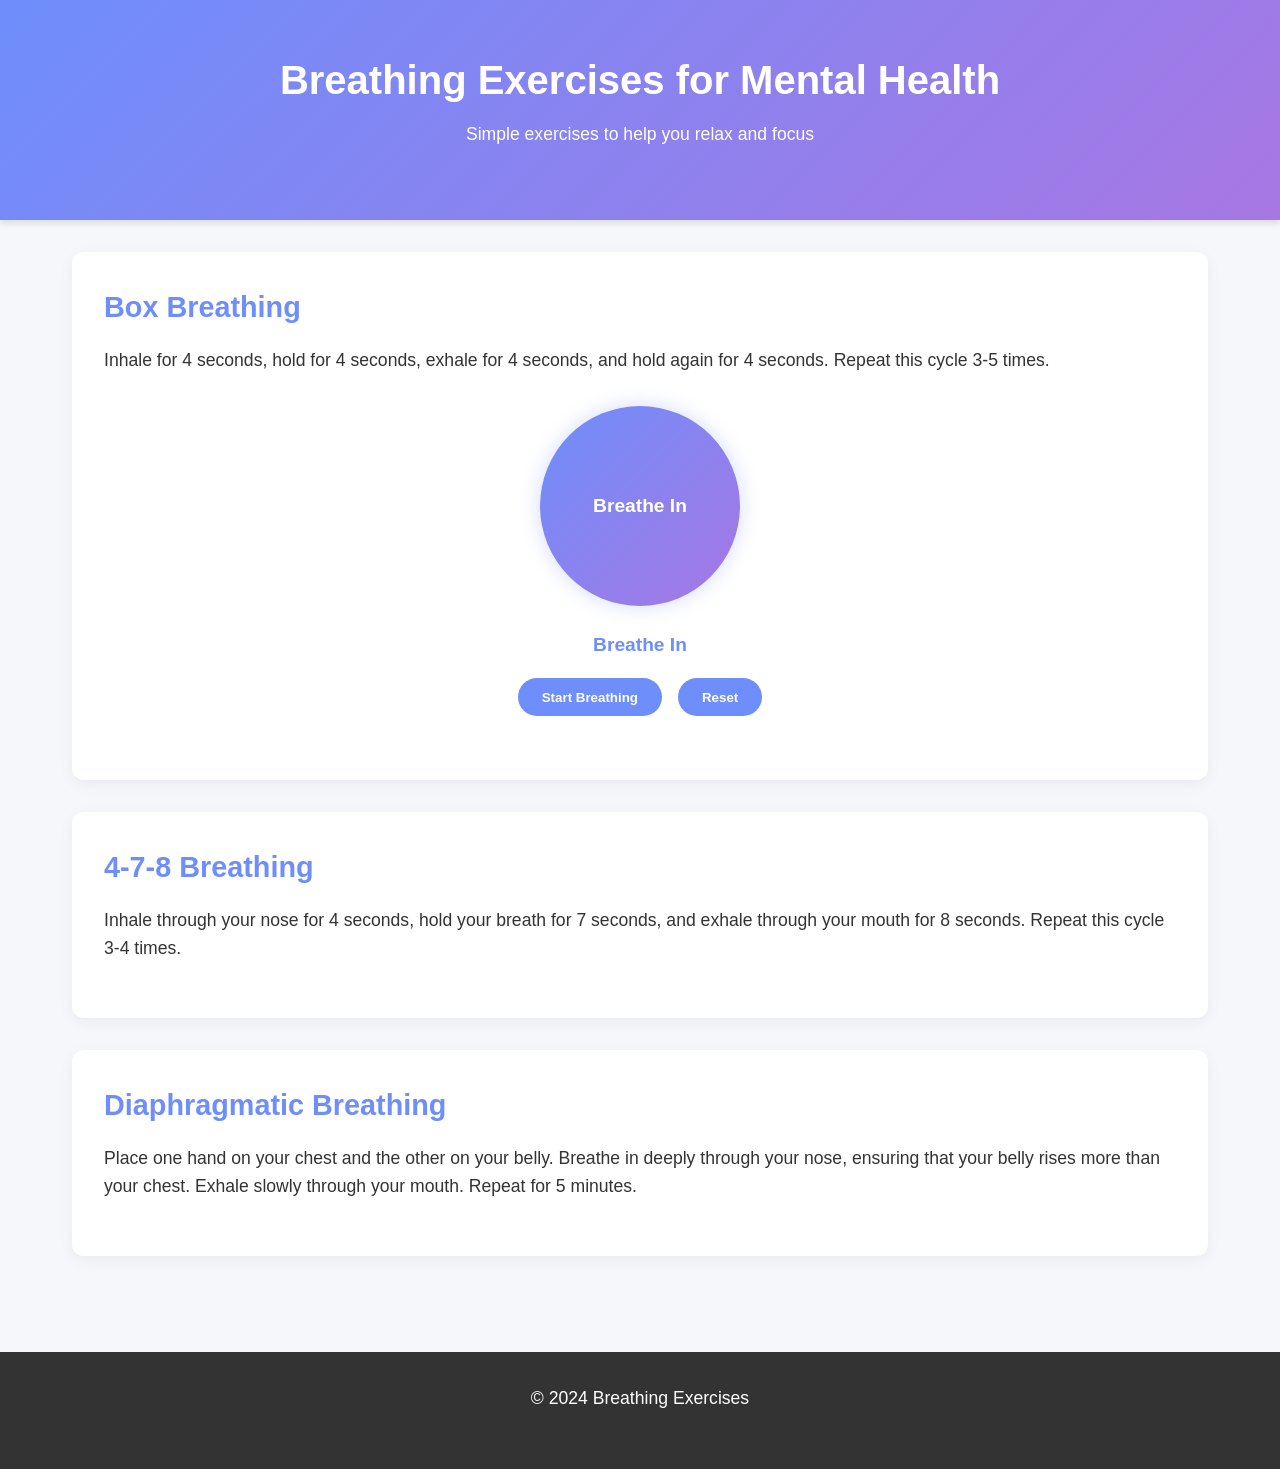
<file: breathe.html>
<!DOCTYPE html>
<html lang="en">
<head>
    <meta charset="UTF-8">
    <meta name="viewport" content="width=device-width, initial-scale=1.0">
    <title>Breathing Exercises for Mental Health</title>
    <style>
        * {
            margin: 0;
            padding: 0;
            box-sizing: border-box;
            font-family: 'Segoe UI', Tahoma, Geneva, Verdana, sans-serif;
        }
        
        body {
            background-color: #f5f7fa;
            color: #333;
            line-height: 1.6;
        }
        
        header {
            background: linear-gradient(135deg, #6e8efb, #a777e3);
            color: white;
            text-align: center;
            padding: 3rem 1rem;
            box-shadow: 0 4px 6px rgba(0, 0, 0, 0.1);
        }
        
        h1 {
            font-size: 2.5rem;
            margin-bottom: 0.5rem;
        }
        
        main {
            max-width: 1200px;
            margin: 0 auto;
            padding: 2rem;
        }
        
        .exercise {
            background: white;
            border-radius: 12px;
            padding: 2rem;
            margin-bottom: 2rem;
            box-shadow: 0 4px 15px rgba(0, 0, 0, 0.05);
            transition: transform 0.3s ease;
        }
        
        .exercise:hover {
            transform: translateY(-5px);
        }
        
        h2 {
            color: #6e8efb;
            margin-bottom: 1rem;
            font-size: 1.8rem;
        }
        
        p {
            margin-bottom: 1.5rem;
            font-size: 1.1rem;
        }
        
        .breathing-animation {
            display: flex;
            flex-direction: column;
            align-items: center;
            margin: 2rem 0;
        }
        
        .animation-container {
            width: 200px;
            height: 200px;
            position: relative;
            margin-bottom: 1.5rem;
        }
        
        .circle {
            width: 100%;
            height: 100%;
            border-radius: 50%;
            background: linear-gradient(135deg, #6e8efb, #a777e3);
            display: flex;
            align-items: center;
            justify-content: center;
            color: white;
            font-weight: bold;
            font-size: 1.2rem;
            text-align: center;
            transition: all 4s ease-in-out;
            box-shadow: 0 0 20px rgba(110, 142, 251, 0.3);
        }
        
        .breathing-instructions {
            text-align: center;
            font-size: 1.2rem;
            font-weight: 600;
            color: #6e8efb;
            min-height: 2rem;
        }
        
        .controls {
            display: flex;
            gap: 1rem;
            margin-top: 1rem;
        }
        
        button {
            background: #6e8efb;
            color: white;
            border: none;
            padding: 0.7rem 1.5rem;
            border-radius: 50px;
            cursor: pointer;
            font-weight: 600;
            transition: all 0.3s ease;
        }
        
        button:hover {
            background: #5a7dfa;
            transform: scale(1.05);
        }
        
        footer {
            text-align: center;
            padding: 2rem;
            background: #333;
            color: white;
            margin-top: 2rem;
        }
        
        @media (max-width: 768px) {
            h1 {
                font-size: 2rem;
            }
            
            .animation-container {
                width: 150px;
                height: 150px;
            }
        }
    </style>
</head>
<body>
    <header>
        <h1>Breathing Exercises for Mental Health</h1>
        <p>Simple exercises to help you relax and focus</p>
    </header>
    <main>
        <section class="exercise">
            <h2>Box Breathing</h2>
            <p>Inhale for 4 seconds, hold for 4 seconds, exhale for 4 seconds, and hold again for 4 seconds. Repeat this cycle 3-5 times.</p>
            
            <div class="breathing-animation">
                <div class="animation-container">
                    <div class="circle" id="breathing-circle">Breathe In</div>
                </div>
                <div class="breathing-instructions" id="instructions">Breathe In</div>
                <div class="controls">
                    <button id="start-btn">Start Breathing</button>
                    <button id="reset-btn">Reset</button>
                </div>
            </div>
        </section>
        
        <section class="exercise">
            <h2>4-7-8 Breathing</h2>
            <p>Inhale through your nose for 4 seconds, hold your breath for 7 seconds, and exhale through your mouth for 8 seconds. Repeat this cycle 3-4 times.</p>
        </section>
        
        <section class="exercise">
            <h2>Diaphragmatic Breathing</h2>
            <p>Place one hand on your chest and the other on your belly. Breathe in deeply through your nose, ensuring that your belly rises more than your chest. Exhale slowly through your mouth. Repeat for 5 minutes.</p>
        </section>
    </main>
    
    <footer>
        <p>&copy; 2024 Breathing Exercises</p>
    </footer>

    <script>
        document.addEventListener('DOMContentLoaded', function() {
            const circle = document.getElementById('breathing-circle');
            const instructions = document.getElementById('instructions');
            const startBtn = document.getElementById('start-btn');
            const resetBtn = document.getElementById('reset-btn');
            
            let isAnimating = false;
            let animationInterval;
            
            // Box breathing sequence: Inhale (4s) -> Hold (4s) -> Exhale (4s) -> Hold (4s)
            const phases = [
                { text: "Breathe In", duration: 4000, scale: 1.5 },
                { text: "Hold", duration: 4000, scale: 1.5 },
                { text: "Breathe Out", duration: 4000, scale: 1 },
                { text: "Hold", duration: 4000, scale: 1 }
            ];
            
            function startBreathing() {
                if (isAnimating) return;
                
                isAnimating = true;
                startBtn.textContent = "Pause";
                
                let phaseIndex = 0;
                
                function animatePhase() {
                    if (!isAnimating) return;
                    
                    const phase = phases[phaseIndex];
                    
                    // Update text
                    circle.textContent = phase.text;
                    instructions.textContent = phase.text;
                    
                    // Animate circle
                    circle.style.transform = `scale(${phase.scale})`;
                    circle.style.transition = `all ${phase.duration/1000}s ease-in-out`;
                    
                    // Move to next phase after duration
                    setTimeout(() => {
                        phaseIndex = (phaseIndex + 1) % phases.length;
                        animatePhase();
                    }, phase.duration);
                }
                
                animatePhase();
            }
            
            function stopBreathing() {
                isAnimating = false;
                startBtn.textContent = "Start Breathing";
                circle.style.transform = "scale(1)";
                circle.style.transition = "all 0.5s ease";
                circle.textContent = "Breathe In";
                instructions.textContent = "Breathe In";
            }
            
            startBtn.addEventListener('click', function() {
                if (isAnimating) {
                    stopBreathing();
                } else {
                    startBreathing();
                }
            });
            
            resetBtn.addEventListener('click', stopBreathing);
        });
    </script>
</body>
</html>
</file>
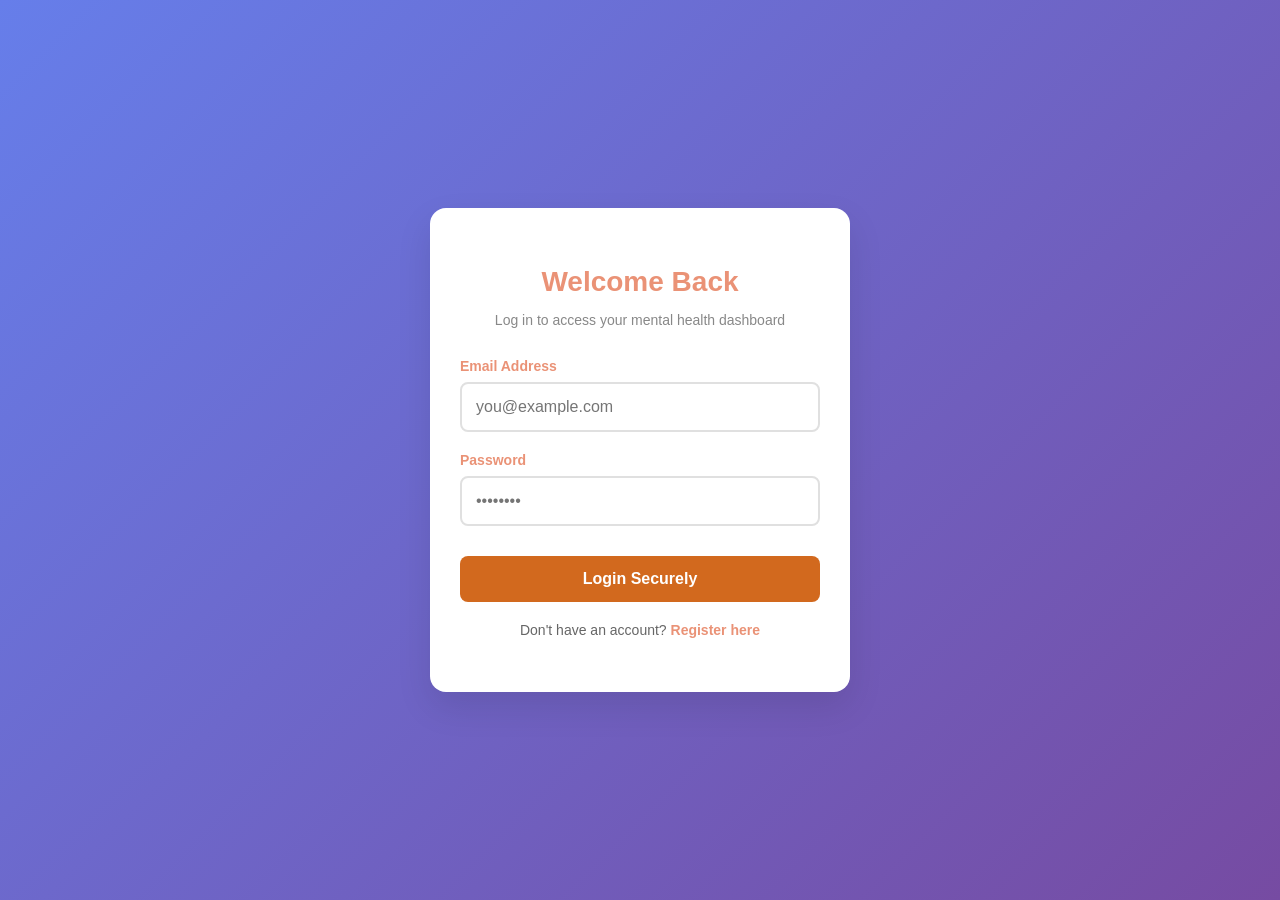
<file: dashboard.html>
<!DOCTYPE html>
<html lang="en">
<head>
    <meta charset="UTF-8">
    <meta name="viewport" content="width=device-width, initial-scale=1.0">
    <title>Mental Wellness Dashboard</title>
    <style>
        body {
            font-family: Arial, sans-serif;
            background: linear-gradient(to right, #FFECD2, #FCB69F);
            margin: 0;
            padding: 0;
            text-align: center;
        }

        header {
            background-color: #EA9276;
            color: white;
            padding: 15px;
            font-size: 20px;
        }

        .container {
            margin-top: 50px;
        }

        h2 {
            color: #333;
        }

        button {
            margin-top: 20px;
            padding: 10px 20px;
            background: chocolate;
            color: white;
            border: none;
            border-radius: 6px;
            cursor: pointer;
        }

        button:hover {
            background: #EA9276;
        }
    </style>
</head>
<body>
    <header>Mental Wellness Dashboard</header>
    <div class="container">
        <h2>Welcome, <span id="userName"></span>!</h2>
        <p>Your registered email: <b><span id="userEmail"></span></b></p>

        <button onclick="logout()">Logout</button>
    </div>

    <script>
        const name = localStorage.getItem("userName");
        const email = localStorage.getItem("userEmail");

        if (!name || !email) {
            alert("Please login first!");
            window.location.href = "login.html";
        } else {
            document.getElementById("userName").textContent = name;
            document.getElementById("userEmail").textContent = email;
        }

        function logout() {
            localStorage.clear();
            window.location.href = "login.html";
        }
    </script>
</body>
</html>
</file>
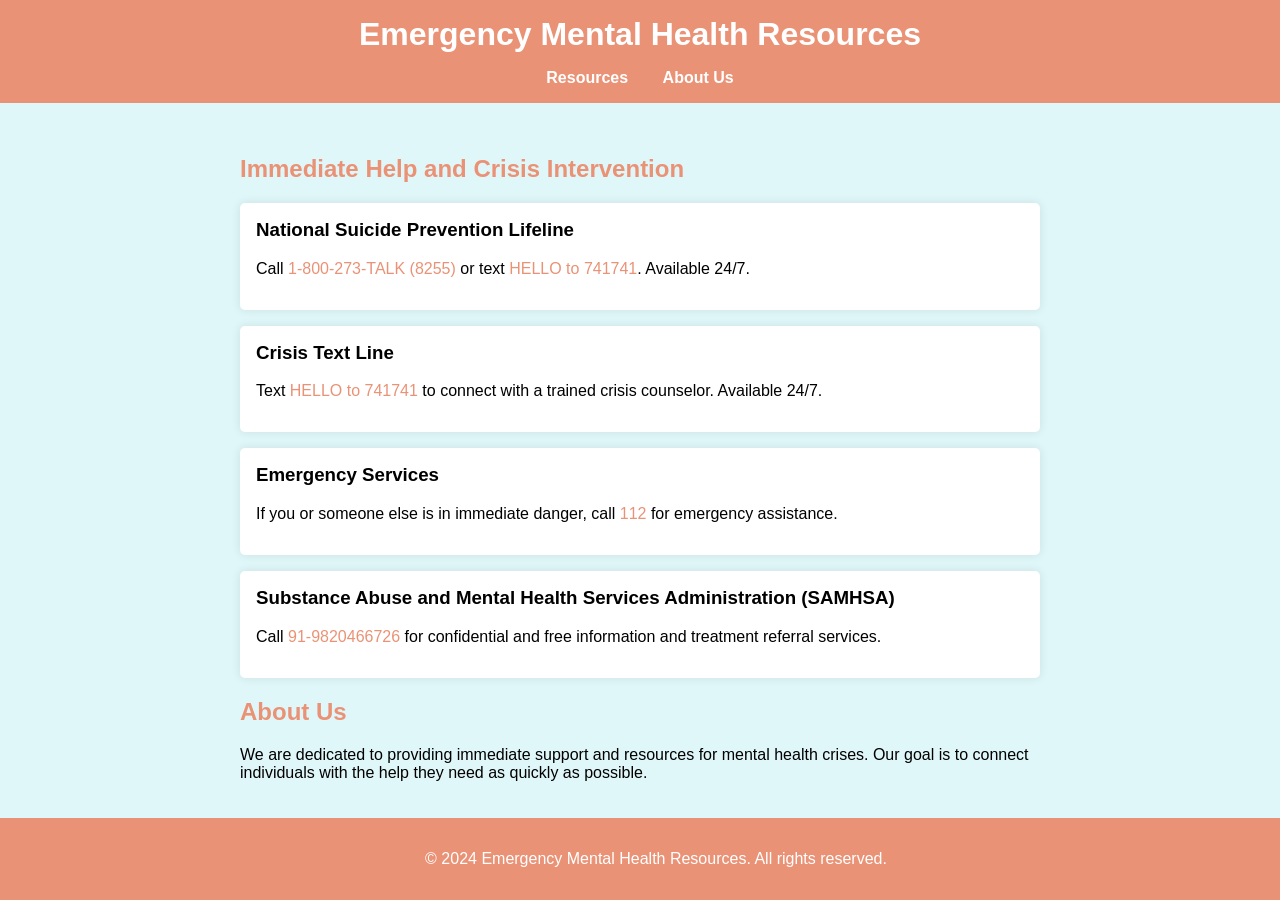
<file: emergency.html>
<!DOCTYPE html>
<html lang="en">
<head>
    <meta charset="UTF-8">
    <meta name="viewport" content="width=device-width, initial-scale=1.0">
    <title>Emergency Mental Health Resources</title>
    <link rel="stylesheet" href="emergency.css">
</head>
<body>
    <header>
        <h1>Emergency Mental Health Resources</h1>
        <nav>
            <ul>
                <li><a href="#resources">Resources</a></li>
                <li><a href="#about">About Us</a></li>
                
            </ul>
        </nav>
    </header>

    <main>
        <section id="resources">
            <h2>Immediate Help and Crisis Intervention</h2>
            <div class="resource">
                <h3>National Suicide Prevention Lifeline</h3>
                <p>Call <a href="tel:1-800-273-8255">1-800-273-TALK (8255)</a> or text <a href="sms:1-800-273-8255">HELLO to 741741</a>. Available 24/7.</p>
            </div>
            <div class="resource">
                <h3>Crisis Text Line</h3>
                <p>Text <a href="sms:741741">HELLO to 741741</a> to connect with a trained crisis counselor. Available 24/7.</p>
            </div>
            <div class="resource">
                <h3>Emergency Services</h3>
                <p>If you or someone else is in immediate danger, call <a href="tel:112">112</a> for emergency assistance.</p>
            </div>
            <div class="resource">
                <h3>Substance Abuse and Mental Health Services Administration (SAMHSA)</h3>
                <p>Call <a href="tel:91-9820466726-HELP">91-9820466726</a> for confidential and free information and treatment referral services.</p>
            </div>
        </section>

        <section id="about">
            <h2>About Us</h2>
            <p>We are dedicated to providing immediate support and resources for mental health crises. Our goal is to connect individuals with the help they need as quickly as possible.</p>
        </section>

        
    </main>

    <footer>
        <p>&copy; 2024 Emergency Mental Health Resources. All rights reserved.</p>
    </footer>
</body>
</html>
</file>
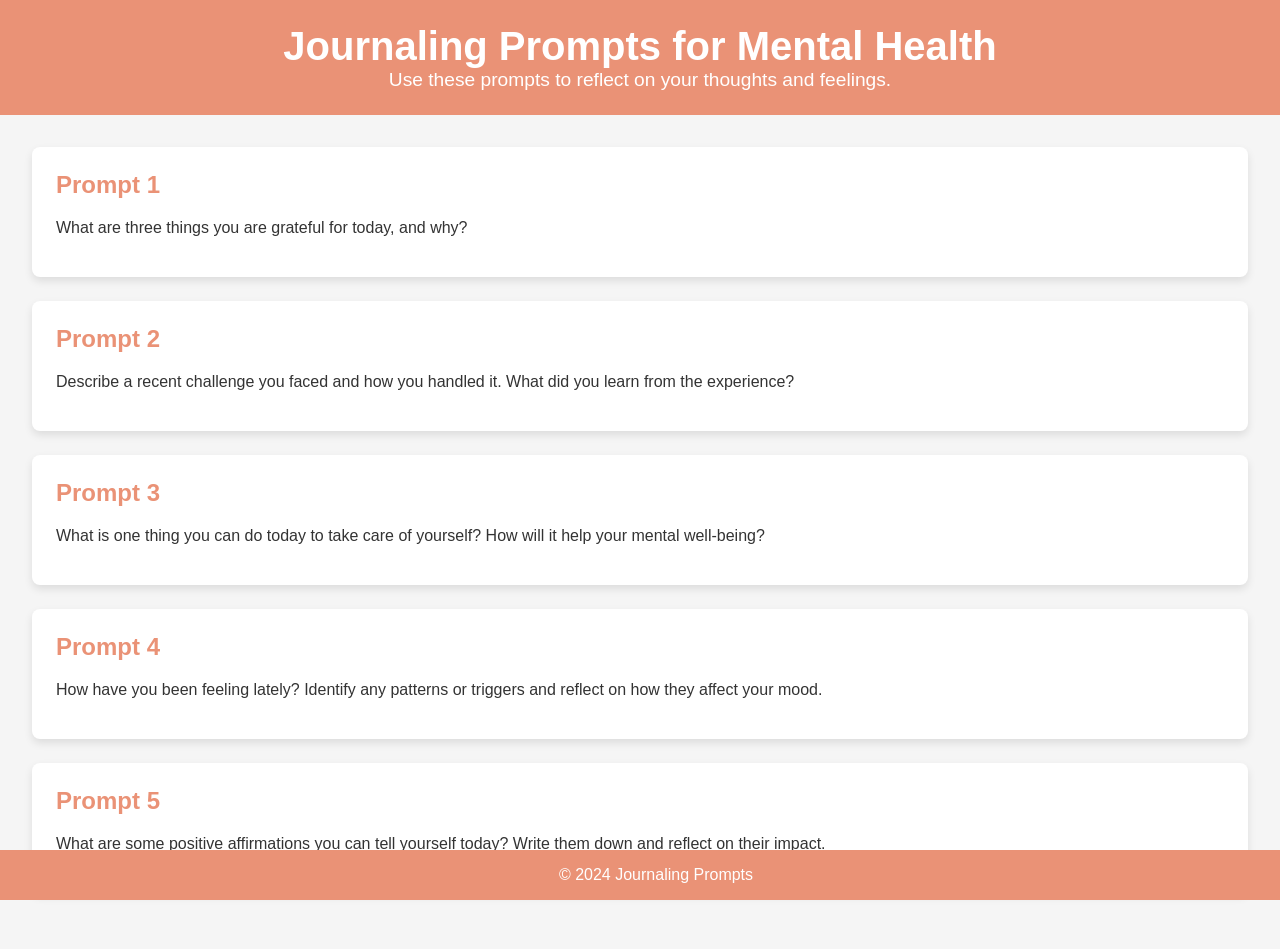
<file: journl.html>
<!DOCTYPE html>
<html lang="en">
<head>
    <meta charset="UTF-8">
    <meta name="viewport" content="width=device-width, initial-scale=1.0">
    <title>Journaling Prompts for Mental Health</title>
    <link rel="stylesheet" href="journl.css">
</head>
<body>
    <header>
        <h1>Journaling Prompts for Mental Health</h1>
        <p>Use these prompts to reflect on your thoughts and feelings.</p>
    </header>
    <main>
        <section class="prompt">
            <h2>Prompt 1</h2>
            <p>What are three things you are grateful for today, and why?</p>
        </section>
        <section class="prompt">
            <h2>Prompt 2</h2>
            <p>Describe a recent challenge you faced and how you handled it. What did you learn from the experience?</p>
        </section>
        <section class="prompt">
            <h2>Prompt 3</h2>
            <p>What is one thing you can do today to take care of yourself? How will it help your mental well-being?</p>
        </section>
        <section class="prompt">
            <h2>Prompt 4</h2>
            <p>How have you been feeling lately? Identify any patterns or triggers and reflect on how they affect your mood.</p>
        </section>
        <section class="prompt">
            <h2>Prompt 5</h2>
            <p>What are some positive affirmations you can tell yourself today? Write them down and reflect on their impact.</p>
        </section>
    </main>
    <footer>
        <p>&copy; 2024 Journaling Prompts</p>
    </footer>
</body>
</html>
</file>
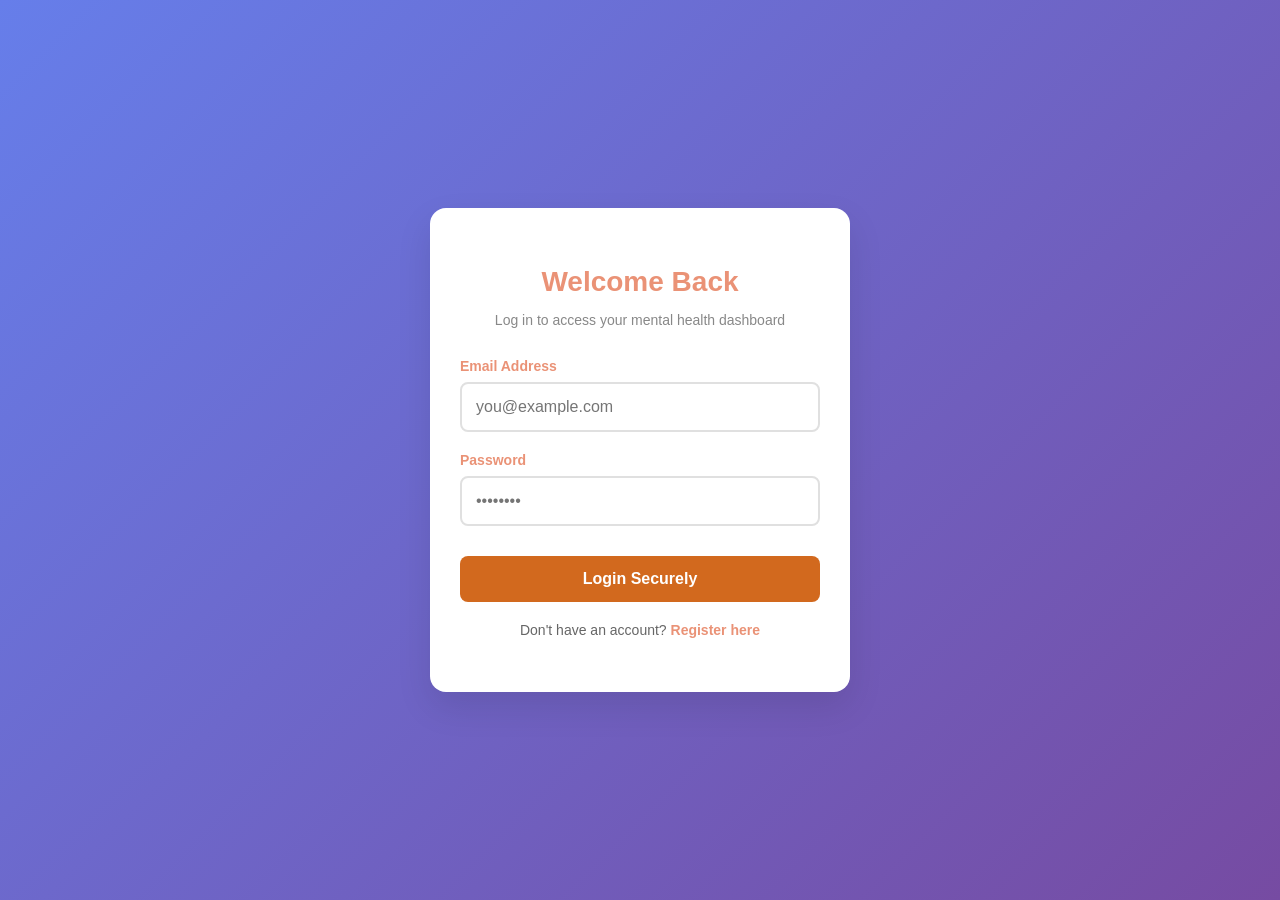
<file: login.html>
<!DOCTYPE html>
<html lang="en">
<head>
    <meta charset="UTF-8">
    <meta name="viewport" content="width=device-width, initial-scale=1.0">
    <title>Mental Health Login</title>
    <style>
        body {
            font-family: 'Segoe UI', Tahoma, Geneva, Verdana, sans-serif;
            background: linear-gradient(135deg, #667eea 0%, #764ba2 100%);
            display: flex;
            justify-content: center;
            align-items: center;
            height: 100vh;
            margin: 0;
            color: #333;
        }

        .container {
            background-color: white;
            padding: 40px 30px;
            border-radius: 16px;
            box-shadow: 0 15px 35px rgba(0, 0, 0, 0.1);
            width: 360px;
            text-align: center;
            animation: fadeIn 0.8s ease-out;
        }

        @keyframes fadeIn {
            from { opacity: 0; transform: translateY(-20px); }
            to { opacity: 1; transform: translateY(0); }
        }

        h1 {
            color: #EA9276;
            margin-bottom: 10px;
            font-size: 28px;
        }

        .subtitle {
            color: #888;
            margin-bottom: 30px;
            font-size: 14px;
        }

        .input-group {
            margin: 20px 0;
            text-align: left;
            position: relative;
        }

        label {
            display: block;
            margin-bottom: 8px;
            color: #EA9276;
            font-weight: 600;
            font-size: 14px;
        }

        input[type="email"], input[type="password"] {
            width: 100%;
            padding: 14px;
            border: 2px solid #e0e0e0;
            border-radius: 8px;
            box-sizing: border-box;
            font-size: 16px;
            transition: all 0.3s;
        }

        input:focus {
            border-color: #EA9276;
            outline: none;
            box-shadow: 0 0 0 3px rgba(234, 146, 118, 0.2);
        }

        .btn {
            background-color: #d2691e;
            color: white;
            padding: 14px;
            border: none;
            border-radius: 8px;
            cursor: pointer;
            width: 100%;
            font-size: 16px;
            font-weight: bold;
            margin-top: 10px;
            transition: 0.3s;
        }

        .btn:hover {
            background-color: #EA9276;
            transform: translateY(-2px);
        }

        .register-link {
            margin-top: 20px;
            font-size: 14px;
            color: #666;
        }

        .register-link a {
            color: #EA9276;
            text-decoration: none;
            font-weight: 600;
        }

        .register-link a:hover {
            text-decoration: underline;
        }

        .welcome-section {
            display: none;
            text-align: center;
            animation: fadeIn 0.6s ease-out;
        }

        .welcome-section h2 {
            color: #EA9276;
            margin-bottom: 20px;
        }

        .user-info {
            background-color: #f8f9fa;
            padding: 20px;
            border-radius: 12px;
            margin: 20px 0;
            border-left: 5px solid #EA9276;
        }

        .user-info p {
            margin: 10px 0;
            font-size: 16px;
        }

        .logout-btn {
            background-color: #dc3545;
            margin-top: 10px;
        }

        .logout-btn:hover {
            background-color: #c82333;
        }

        .loading {
            color: #EA9276;
            font-size: 14px;
            margin-top: 10px;
        }
    </style>
</head>
<body>
    <div class="container">
        <!-- Login Form -->
        <div id="loginForm">
            <h1>Welcome Back</h1>
            <p class="subtitle">Log in to access your mental health dashboard</p>
            
            <div class="input-group">
                <label for="email">Email Address</label>
                <input type="email" id="email" placeholder="you@example.com" required>
            </div>
            <div class="input-group">
                <label for="password">Password</label>
                <input type="password" id="password" placeholder="••••••••" required>
            </div>
            
            <button class="btn" onclick="login()">Login Securely</button>
            <div class="loading" id="loadingText" style="display:none;">Logging you in...</div>
            
            <p class="register-link">
                Don't have an account? 
                <a href="registration_form.html">Register here</a>
            </p>
        </div>

        <!-- Welcome Section (shown when logged in) -->
        <div id="welcomeSection" class="welcome-section">
            <h2>Hello, <span id="displayName">User</span>!</h2>
            <div class="user-info">
                <p><strong>Name:</strong> <span id="displayName2"></span></p>
                <p><strong>Email:</strong> <span id="displayEmail"></span></p>
            </div>
            <button class="btn" onclick="continueToDashboard()">
                Continue to Dashboard
            </button>
            <button class="btn logout-btn" onclick="logout()">
                Logout
            </button>
        </div>
    </div>

    <script>
        // Check session on page load
        window.addEventListener('DOMContentLoaded', checkExistingSession);

        async function checkExistingSession() {
            const sessionToken = localStorage.getItem('sessionToken');
            
            if (!sessionToken) return;

            try {
                const response = await fetch("http://localhost:5000/api/verify-session", {
                    method: "POST",
                    headers: { "Content-Type": "application/json" },
                    body: JSON.stringify({ sessionToken })
                });

                const result = await response.json();

                if (result.success) {
                    showWelcomeSection(result.user);
                } else {
                    clearSession();
                }
            } catch (error) {
                console.error("Session check failed:", error);
                clearSession();
            }
        }

        async function login() {
            const email = document.getElementById("email").value.trim();
            const password = document.getElementById("password").value;
            const loadingText = document.getElementById("loadingText");

            if (!email || !password) {
                alert("Please fill in both email and password.");
                return;
            }

            loadingText.style.display = "block";
            document.querySelector(".btn").disabled = true;

            try {
                const response = await fetch("http://localhost:5000/api/login", {
                    method: "POST",
                    headers: { "Content-Type": "application/json" },
                    body: JSON.stringify({ email, password })
                });

                const result = await response.json();

                if (result.success) {
                    localStorage.setItem("sessionToken", result.sessionToken);
                    localStorage.setItem("userName", result.user.name);
                    localStorage.setItem("userEmail", result.user.email);
                    
                    showWelcomeSection(result.user);
                } else {
                    alert(result.error || "Login failed. Please try again.");
                }
            } catch (error) {
                alert("Cannot connect to server. Is the backend running on http://localhost:5000?");
                console.error(error);
            } finally {
                loadingText.style.display = "none";
                document.querySelector(".btn").disabled = false;
            }
        }

        function showWelcomeSection(user) {
            document.getElementById("loginForm").style.display = "none";
            document.getElementById("welcomeSection").style.display = "block";
            document.getElementById("displayName").textContent = user.name;
            document.getElementById("displayName2").textContent = user.name;
            document.getElementById("displayEmail").textContent = user.email;
        }

        function continueToDashboard() {
            window.location.href = "minor project.html";  // Your main app page
        }

        async function logout() {
            const sessionToken = localStorage.getItem("sessionToken");
            
            if (sessionToken) {
                try {
                    await fetch("http://localhost:5000/api/logout", {
                        method: "POST",
                        headers: { "Content-Type": "application/json" },
                        body: JSON.stringify({ sessionToken })
                    });
                } catch (e) {
                    console.log("Logout request failed (offline?)");
                }
            }

            clearSession();
            document.getElementById("email").value = "";
            document.getElementById("password").value = "";
            location.reload();
        }

        function clearSession() {
            localStorage.removeItem("sessionToken");
            localStorage.removeItem("userName");
            localStorage.removeItem("userEmail");
        }

        // Allow Enter key to login
        document.addEventListener("keypress", function(e) {
            if (e.key === "Enter" && document.getElementById("loginForm").style.display !== "none") {
                login();
            }
        });
    </script>
</body>
</html>
</file>
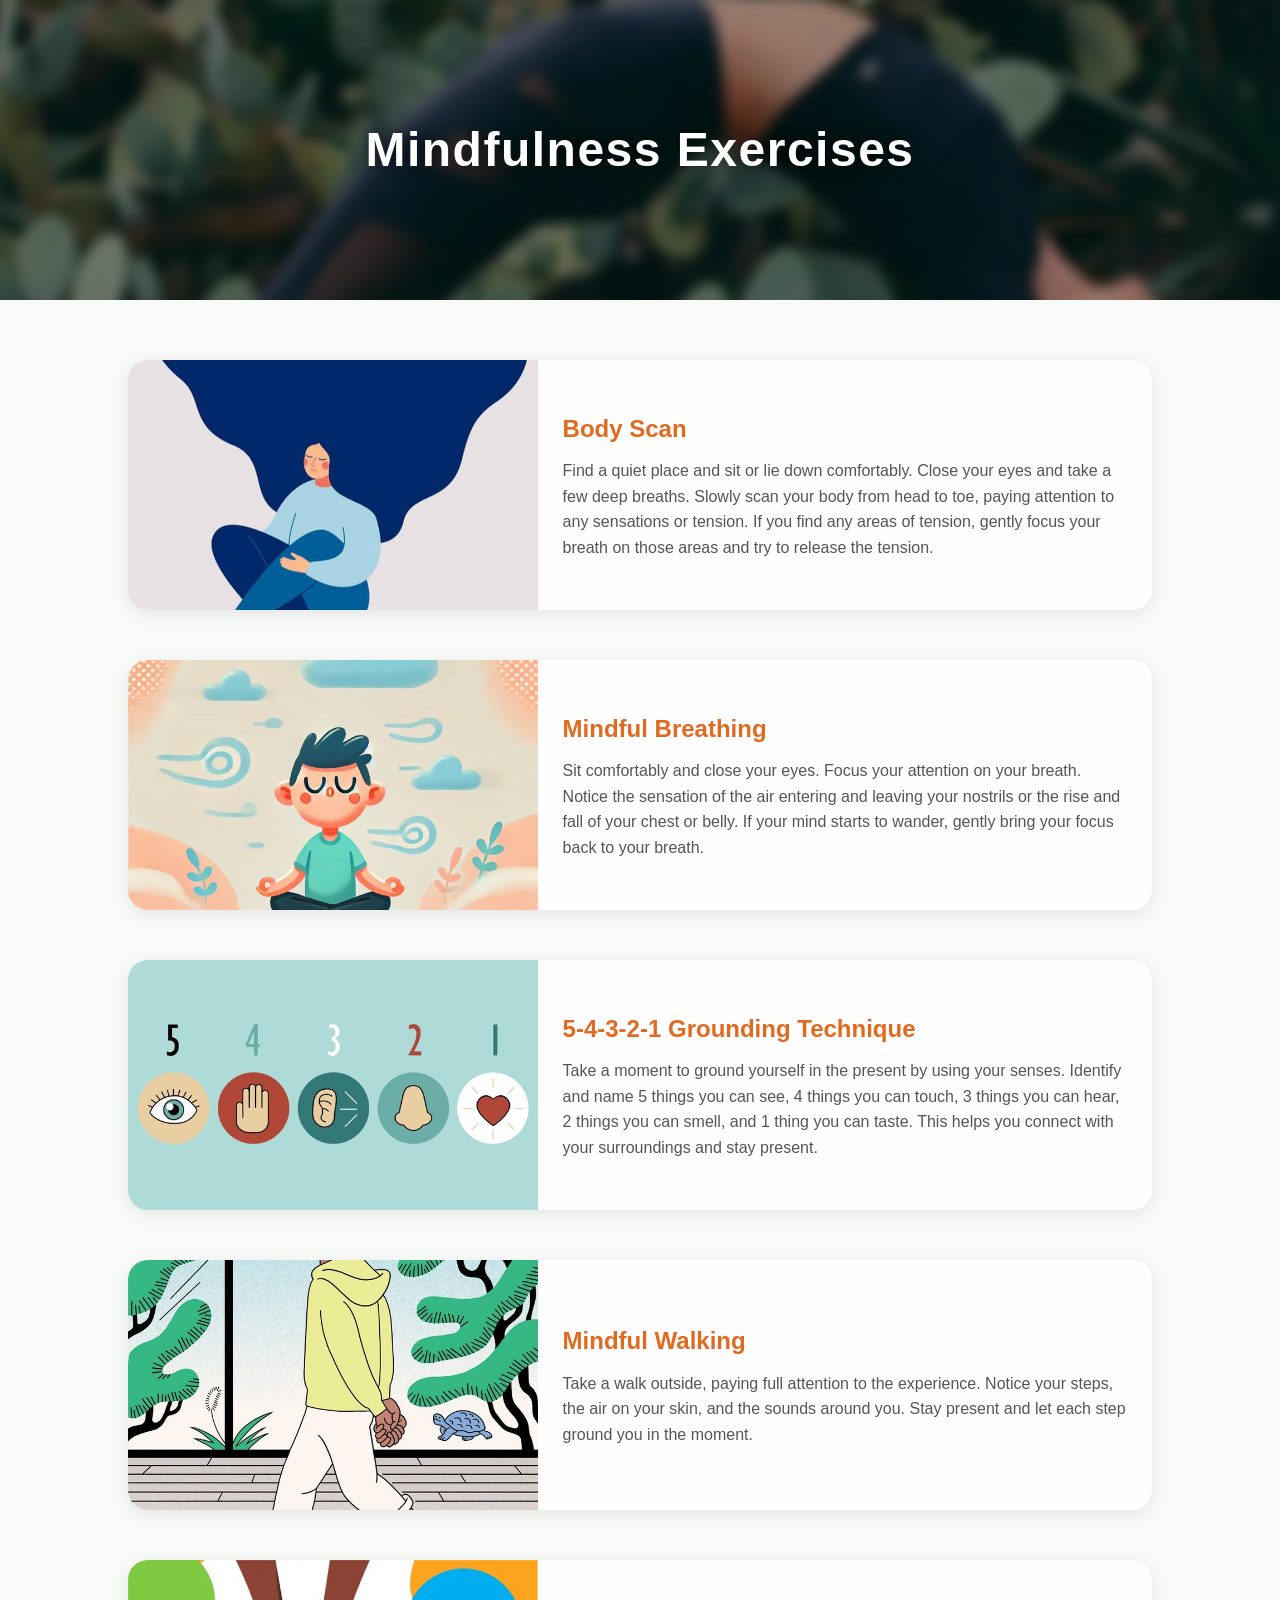
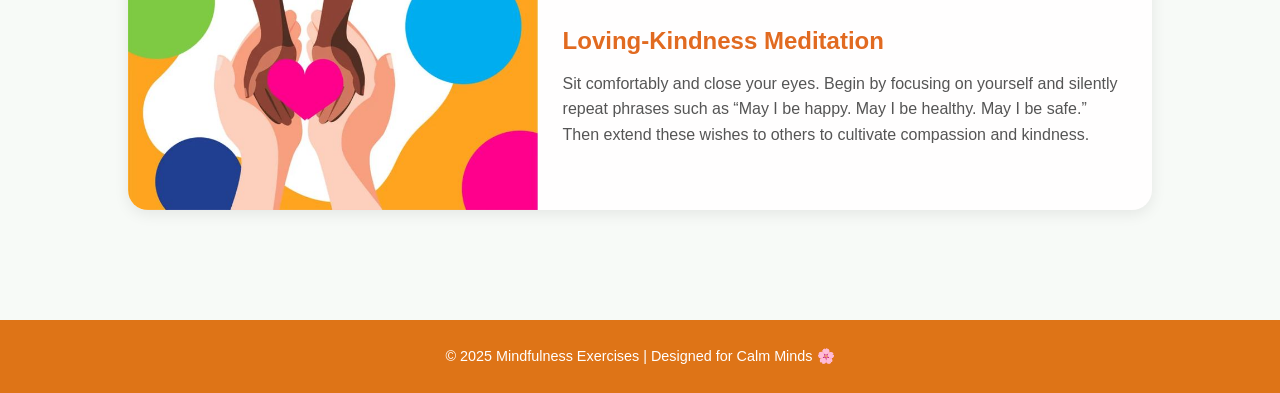
<file: mind.html>
<!DOCTYPE html>
<html lang="en">
<head>
    <meta charset="UTF-8">
    <meta name="viewport" content="width=device-width, initial-scale=1.0">
    <title>Mindfulness Exercises</title>
    <link rel="stylesheet" href="mind.css">
</head>
<body>
   <header>
  <div class="header-bg"></div>
  <div class="header-overlay"></div>
  <div class="header-content">
    <h1>Mindfulness Exercises</h1>
  </div>
</header>




    <main>
        <section class="exercise">
            <img src="5 Reasons to Do Body Scan Meditation.jpg" alt="Body Scan Meditation">
            <div class="content">
                <h2>Body Scan</h2>
                <p>Find a quiet place and sit or lie down comfortably. Close your eyes and take a few deep breaths. Slowly scan your body from head to toe, paying attention to any sensations or tension. If you find any areas of tension, gently focus your breath on those areas and try to release the tension.</p>
            </div>
        </section>

        <section class="exercise">
            <img src="Mindful Breathing.jpg" alt="Mindful Breathing">
            <div class="content">
                <h2>Mindful Breathing</h2>
                <p>Sit comfortably and close your eyes. Focus your attention on your breath. Notice the sensation of the air entering and leaving your nostrils or the rise and fall of your chest or belly. If your mind starts to wander, gently bring your focus back to your breath.</p>
            </div>
        </section>

        <section class="exercise">
            <img src="The 5-4-3-2-1 Method_ A Grounding Exercise to Manage Anxiety.jpg" alt="Grounding Technique">
            <div class="content">
                <h2>5-4-3-2-1 Grounding Technique</h2>
                <p>Take a moment to ground yourself in the present by using your senses. Identify and name 5 things you can see, 4 things you can touch, 3 things you can hear, 2 things you can smell, and 1 thing you can taste. This helps you connect with your surroundings and stay present.</p>
            </div>
        </section>

        <section class="exercise">
            <img src="619aa720-4263-4a8d-80f5-33bf2614bb62.jpg" alt="Mindful Walking">
            <div class="content">
                <h2>Mindful Walking</h2>
                <p>Take a walk outside, paying full attention to the experience. Notice your steps, the air on your skin, and the sounds around you. Stay present and let each step ground you in the moment.</p>
            </div>
        </section>

        <section class="exercise">
            <img src="Loving-Kindness Meditation with Sharon Salzberg.jpg" alt="Loving Kindness Meditation">
            <div class="content">
                <h2>Loving-Kindness Meditation</h2>
                <p>Sit comfortably and close your eyes. Begin by focusing on yourself and silently repeat phrases such as “May I be happy. May I be healthy. May I be safe.” Then extend these wishes to others to cultivate compassion and kindness.</p>
            </div>
        </section>
    </main>

    <footer>
        <p>&copy; 2025 Mindfulness Exercises | Designed for Calm Minds 🌸</p>
    </footer>
</body>
</html>
</file>
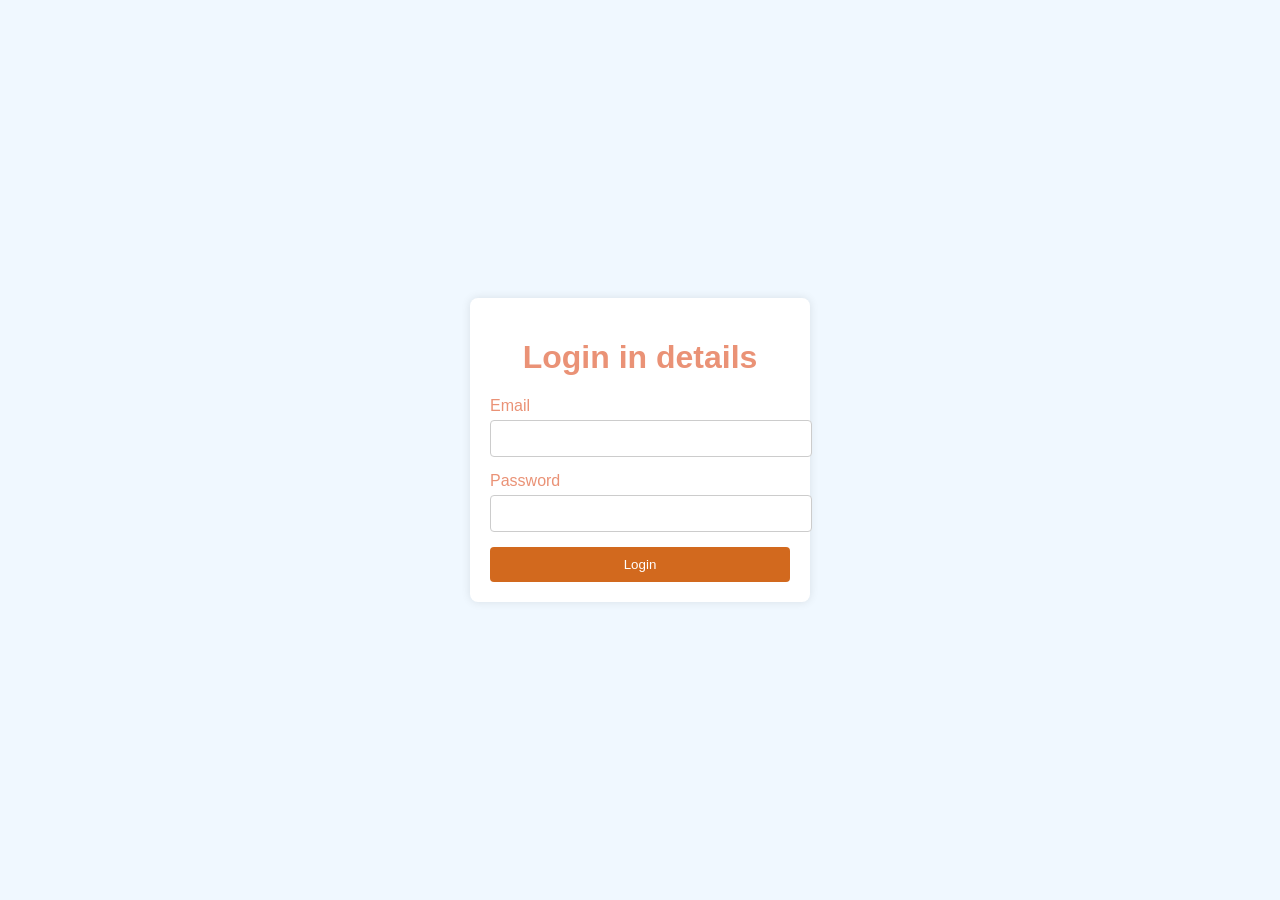
<file: register.html>
<!DOCTYPE html>
<html lang="en">
<head>
    <meta charset="UTF-8">
    <meta name="viewport" content="width=device-width, initial-scale=1.0">
    <link rel="stylesheet" href="login.css">
    <title>Mental Health Login</title>
</head>
<body>
    <div class="container">
        <h1>Login in details</h1>
        
        <form action="#" method="post">
            <div class="input-group">
                <label for="email">Email</label>
                <input type="email" id="email" name="email" required>
            </div>
            <div class="input-group">
                <label for="password">Password</label>
                <input type="password" id="password" name="password" required>
            </div>
            <button type="submit" class="btn">Login</button>
        </form>
    </div>
</body>
</html>
</file>
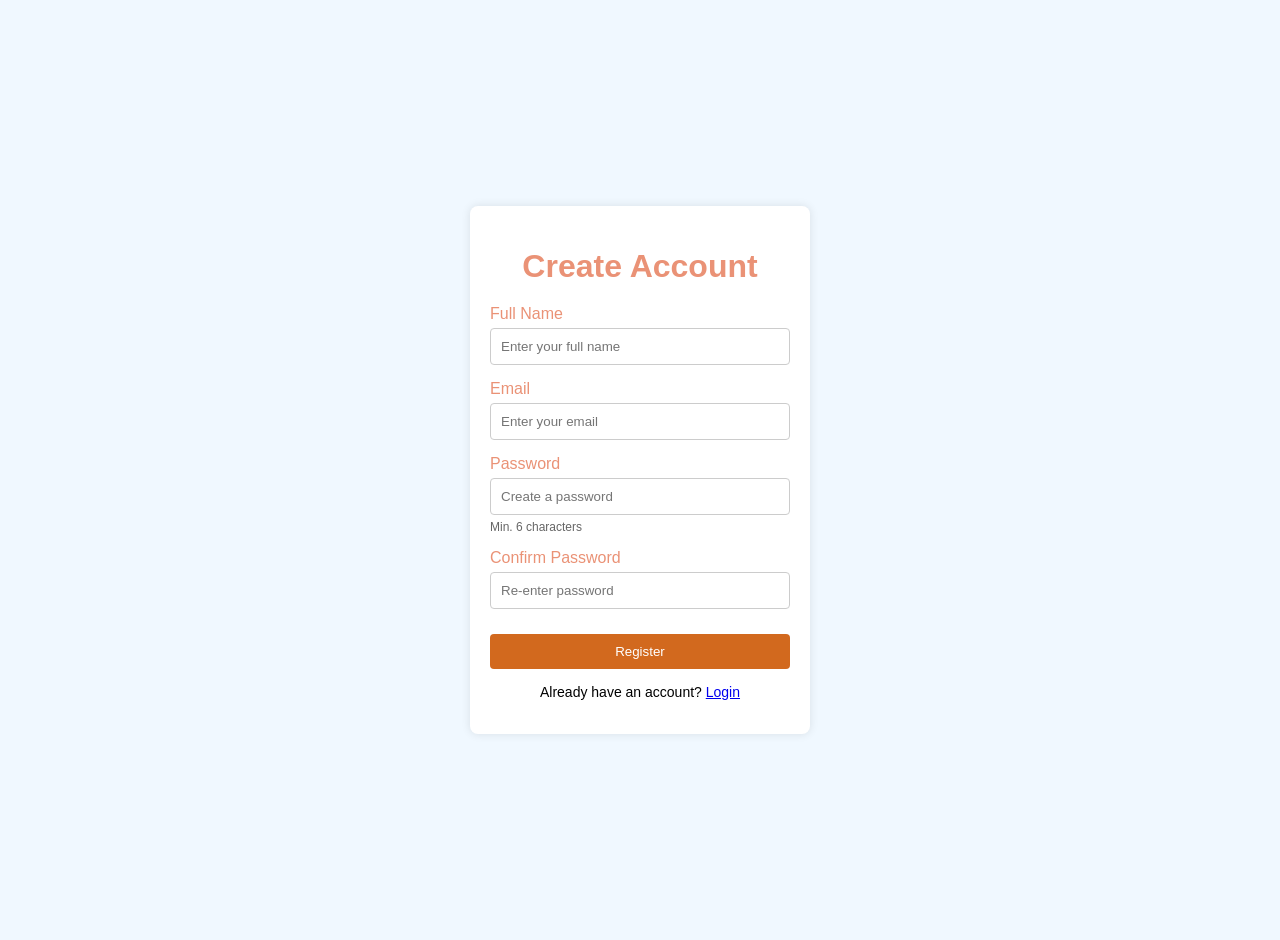
<file: registration_form.html>
<!DOCTYPE html>
<html lang="en">
<head>
    <meta charset="UTF-8">
    <meta name="viewport" content="width=device-width, initial-scale=1.0">
    <title>Mental Health Registration</title>
    <style>
        body {
            font-family: Arial, sans-serif;
            background-color: #f0f8ff;
            display: flex;
            justify-content: center;
            align-items: center;
            min-height: 100vh;
            margin: 0;
            padding: 20px;
        }

        .container {
            background-color: white;
            padding: 20px;
            border-radius: 8px;
            box-shadow: 0 0 10px rgba(0, 0, 0, 0.1);
            width: 300px;
            text-align: center;
        }

        h1 { color: #EA9276; margin-bottom: 20px; }

        .input-group { margin: 15px 0; text-align: left; }

        label {
            display: block;
            margin-bottom: 5px;
            color: #EA9276;
        }

        input[type="text"], input[type="email"], input[type="password"] {
            width: 100%;
            padding: 10px;
            border: 1px solid #ccc;
            border-radius: 4px;
            box-sizing: border-box;
        }

        input:focus { border-color: #EA9276; outline: none; }

        .btn {
            background-color: chocolate;
            color: white;
            padding: 10px;
            border: none;
            border-radius: 4px;
            cursor: pointer;
            width: 100%;
            margin-top: 10px;
        }

        .btn:hover { background-color: #EA9276; }

        .login-link { margin-top: 15px; font-size: 14px; }

        .password-requirements {
            font-size: 12px;
            color: #666;
            text-align: left;
            margin-top: 5px;
        }

        .success-message {
            display: none;
            background-color: #d4edda;
            color: #155724;
            padding: 15px;
            border-radius: 6px;
            margin-bottom: 15px;
        }

        .error-message {
            display: none;
            background-color: #f8d7da;
            color: #721c24;
            padding: 15px;
            border-radius: 6px;
            margin-bottom: 15px;
        }
    </style>
</head>
<body>
    <div class="container">
        <h1>Create Account</h1>
        
        <div id="successMessage" class="success-message"></div>
        <div id="errorMessage" class="error-message"></div>
        
        <div id="registrationForm">
            <div class="input-group">
                <label for="name">Full Name</label>
                <input type="text" id="name" required placeholder="Enter your full name">
            </div>
            
            <div class="input-group">
                <label for="email">Email</label>
                <input type="email" id="email" required placeholder="Enter your email">
            </div>
            
            <div class="input-group">
                <label for="password">Password</label>
                <input type="password" id="password" required placeholder="Create a password">
                <div class="password-requirements">
                    Min. 6 characters
                </div>
            </div>
            
            <div class="input-group">
                <label for="confirmPassword">Confirm Password</label>
                <input type="password" id="confirmPassword" required placeholder="Re-enter password">
            </div>
            
            <button class="btn" onclick="register()">Register</button>
            <p class="login-link">Already have an account? <a href="login.html">Login</a></p>
        </div>
    </div>

    <script>
    function showMessage(elementId, message, isError = false) {
        const element = document.getElementById(elementId);
        element.textContent = message;
        element.style.display = 'block';
        
        // Hide after 5 seconds
        setTimeout(() => {
            element.style.display = 'none';
        }, 5000);
    }

    function hideMessages() {
        document.getElementById('successMessage').style.display = 'none';
        document.getElementById('errorMessage').style.display = 'none';
    }

    async function register() {
        hideMessages();
        
        const name = document.getElementById("name").value.trim();
        const email = document.getElementById("email").value.trim();
        const password = document.getElementById("password").value;
        const confirmPassword = document.getElementById("confirmPassword").value;

        // Validation
        if (!name || !email || !password || !confirmPassword) {
            showMessage('errorMessage', "Please fill in all fields.");
            return;
        }

        // Email validation
        const emailRegex = /^[^\s@]+@[^\s@]+\.[^\s@]+$/;
        if (!emailRegex.test(email)) {
            showMessage('errorMessage', "Please enter a valid email address.");
            return;
        }

        // Password length validation
        if (password.length < 6) {
            showMessage('errorMessage', "Password must be at least 6 characters long.");
            return;
        }

        // Password match validation
        if (password !== confirmPassword) {
            showMessage('errorMessage', "Passwords do not match.");
            return;
        }

        try {
            const response = await fetch("http://localhost:5000/api/register", {
                method: "POST",
                headers: { "Content-Type": "application/json" },
                body: JSON.stringify({ name, email, password })
            });

            const result = await response.json();

            if (result.success) {
                showMessage('successMessage', `Account created successfully! Redirecting to login...`);
                
                // Clear form
                document.getElementById("name").value = '';
                document.getElementById("email").value = '';
                document.getElementById("password").value = '';
                document.getElementById("confirmPassword").value = '';
                
                // Redirect to login page after 2 seconds
                setTimeout(() => {
                    window.location.href = "login.html";
                }, 2000);
            } else {
                showMessage('errorMessage', result.error);
            }
        } catch (error) {
            showMessage('errorMessage', "Server not responding. Make sure backend is running.");
        }
    }

    // Allow Enter key to submit
    document.addEventListener('keypress', function(event) {
        if (event.key === 'Enter') {
            register();
        }
    });
    </script>
</body>
</html>
</file>
<file: emergency.css>
body {
    font-family: Arial, sans-serif;
    margin: 0;
    padding: 0;
    background-color: #e0f7fa;
}

header {
    background: #EA9276;
    color: #fff;
    padding: 1rem;
    text-align: center;
}

header h1 {
    margin: 0;
}

nav ul {
    list-style: none;
    padding: 0;
    margin: 1rem 0 0 0;
}

nav ul li {
    display: inline;
    margin: 0 15px;
}

nav ul li a {
    color: #fff;
    text-decoration: none;
    font-weight: bold;
}

nav ul li a:hover {
    text-decoration: underline;
}

main {
    padding: 2rem;
    max-width: 800px;
    margin: auto;
}

h2 {
    color: #EA9276;
}

.resource {
    background: #fff;
    padding: 1rem;
    margin-bottom: 1rem;
    border-radius: 5px;
    box-shadow: 0 0 10px rgba(0, 0, 0, 0.1);
}

.resource h3 {
    margin-top: 0;
}

.resource a {
    color: #EA9276;
    text-decoration: none;
}

.resource a:hover {
    text-decoration: underline;
}

form {
    background: #fff;
    padding: 1rem;
    border-radius: 5px;
    box-shadow: 0 0 10px rgba(0, 0, 0, 0.1);
}

form label {
    display: block;
    margin: 0.5rem 0 0.2rem;
}

form input, form textarea {
    width: 100%;
    padding: 0.5rem;
    margin-bottom: 1rem;
    border: 1px solid #ddd;
    border-radius: 5px;
}

form button {
    background: chocolate;
    color: #fff;
    border: none;
    padding: 0.7rem;
    border-radius: 5px;
    cursor: pointer;
    font-size: 1rem;
}

form button:hover {
    background: #EA9276;
}

footer {
    background: #EA9276;
    color: #fff;
    text-align: center;
    padding: 1rem;
    position: fixed;
    width: 100%;
    bottom: 0;
}
</file>
<file: journl.css>
/* Basic reset and body styling */
body {
    margin: 0;
    font-family: Arial, sans-serif;
    background-color: #f5f5f5;
    color: #333;
}

header {
    background-color: #EA9276;
    color: white;
    text-align: center;
    padding: 1.5em 0;
}

header h1 {
    margin: 0;
    font-size: 2.5em;
}

header p {
    margin: 0;
    font-size: 1.2em;
}

main {
    padding: 2em;
}

.prompt {
    background: white;
    border-radius: 8px;
    padding: 1.5em;
    margin-bottom: 1.5em;
    box-shadow: 0 4px 8px rgba(0, 0, 0, 0.1);
}

.prompt h2 {
    margin-top: 0;
    color: #EA9276;
}

footer {
    text-align: center;
    padding: 1em;
    background-color: #EA9276;
    color: white;
    position: fixed;
    bottom: 0;
    width: 100%;
}

footer p {
    margin: 0;
}
</file>
<file: mind.css>
/* Reset */
* {
  margin: 0;
  padding: 0;
  box-sizing: border-box;
  font-family: "Poppins", sans-serif;
}

/* Body */
body {
  background-color: #f7faf7;
  color: #333;
  line-height: 1.6;
}
header {
  position: relative;
  height: 300px;
  overflow: hidden;
  color: white;
  text-align: center;
  display: flex;
  align-items: center;
  justify-content: center;
}

/* Background image (blurred) */
.header-bg {
  position: absolute;
  top: 0;
  left: 0;
  width: 100%;
  height: 100%;
  background-image: url("mindfully.jpg"); /* 👈 make sure the image name/path is correct */
  background-size: cover;
  background-position: center;
  filter: blur(6px) brightness(0.6);
  transform: scale(1.1);
  z-index: 0;
}

/* Text over the image */
.header-content {
  position: relative;
  z-index: 1;
}

header h1 {
  font-size: 3rem;
  font-weight: 700;
  letter-spacing: 1.5px;
  text-shadow: 0 0 15px rgba(0, 0, 0, 0.7);
}


/* Exercises */
main {
  padding: 60px 10%;
  display: flex;
  flex-direction: column;
  gap: 50px;
}

.exercise {
  display: flex;
  align-items: center;
  background: #fffefe;
  border-radius: 20px;
  overflow: hidden;
  box-shadow: 0 4px 15px rgba(0, 0, 0, 0.08);
  transition: transform 0.3s ease;
}

.exercise:hover {
  transform: translateY(-5px);
}

.exercise img {
  width: 40%;
  height: 250px;
  object-fit: cover;
}

.exercise .content {
  padding: 25px;
  width: 60%;
}

.exercise h2 {
  color: #e16a20;
  margin-bottom: 10px;
  font-size: 1.5rem;
}

.exercise p {
  color: #555;
}

/* Footer */
footer {
  background: #de7417;
  color: white;
  text-align: center;
  padding: 25px 0;
  margin-top: 50px;
  font-size: 0.9rem;
}

/* Responsive */
@media (max-width: 768px) {
  .exercise {
    flex-direction: column;
  }

  .exercise img {
    width: 100%;
    height: 200px;
  }

  .exercise .content {
    width: 100%;
  }

  header h1 {
    font-size: 2rem;
  }
}
</file>
<file: login.css>
body {
    font-family: Arial, sans-serif;
    background-color: #f0f8ff;
    display: flex;
    justify-content: center;
    align-items: center;
    height: 100vh;
    margin: 0;
}

.container {
    background-color: white;
    padding: 20px;
    border-radius: 8px;
    box-shadow: 0 0 10px rgba(0, 0, 0, 0.1);
    width: 300px;
    text-align: center;
}

h1 {
    color: #EA9276;
}

.input-group {
    margin: 15px 0;
    text-align: left;
}

label {
    display: block;
    margin-bottom: 5px;
    color: #EA9276;
}

input[type="email"], 
input[type="password"] {
    width: 100%;
    padding: 10px;
    border: 1px solid #ccc;
    border-radius: 4px;
}

input[type="email"]:focus, 
input[type="password"]:focus {
    border-color: #EA9276;
}

.btn {
    background-color: chocolate;
    color: white;
    padding: 10px;
    border: none;
    border-radius: 4px;
    cursor: pointer;
    width: 100%;
}

.btn:hover {
    background-color: #EA9276;
}

.register-link {
    margin-top: 15px;
    font-size: 14px;
}

.register-link a {
    color: #EA9276;
    text-decoration: none;
}

.register-link a:hover {
    text-decoration: underline;
}
</file>
